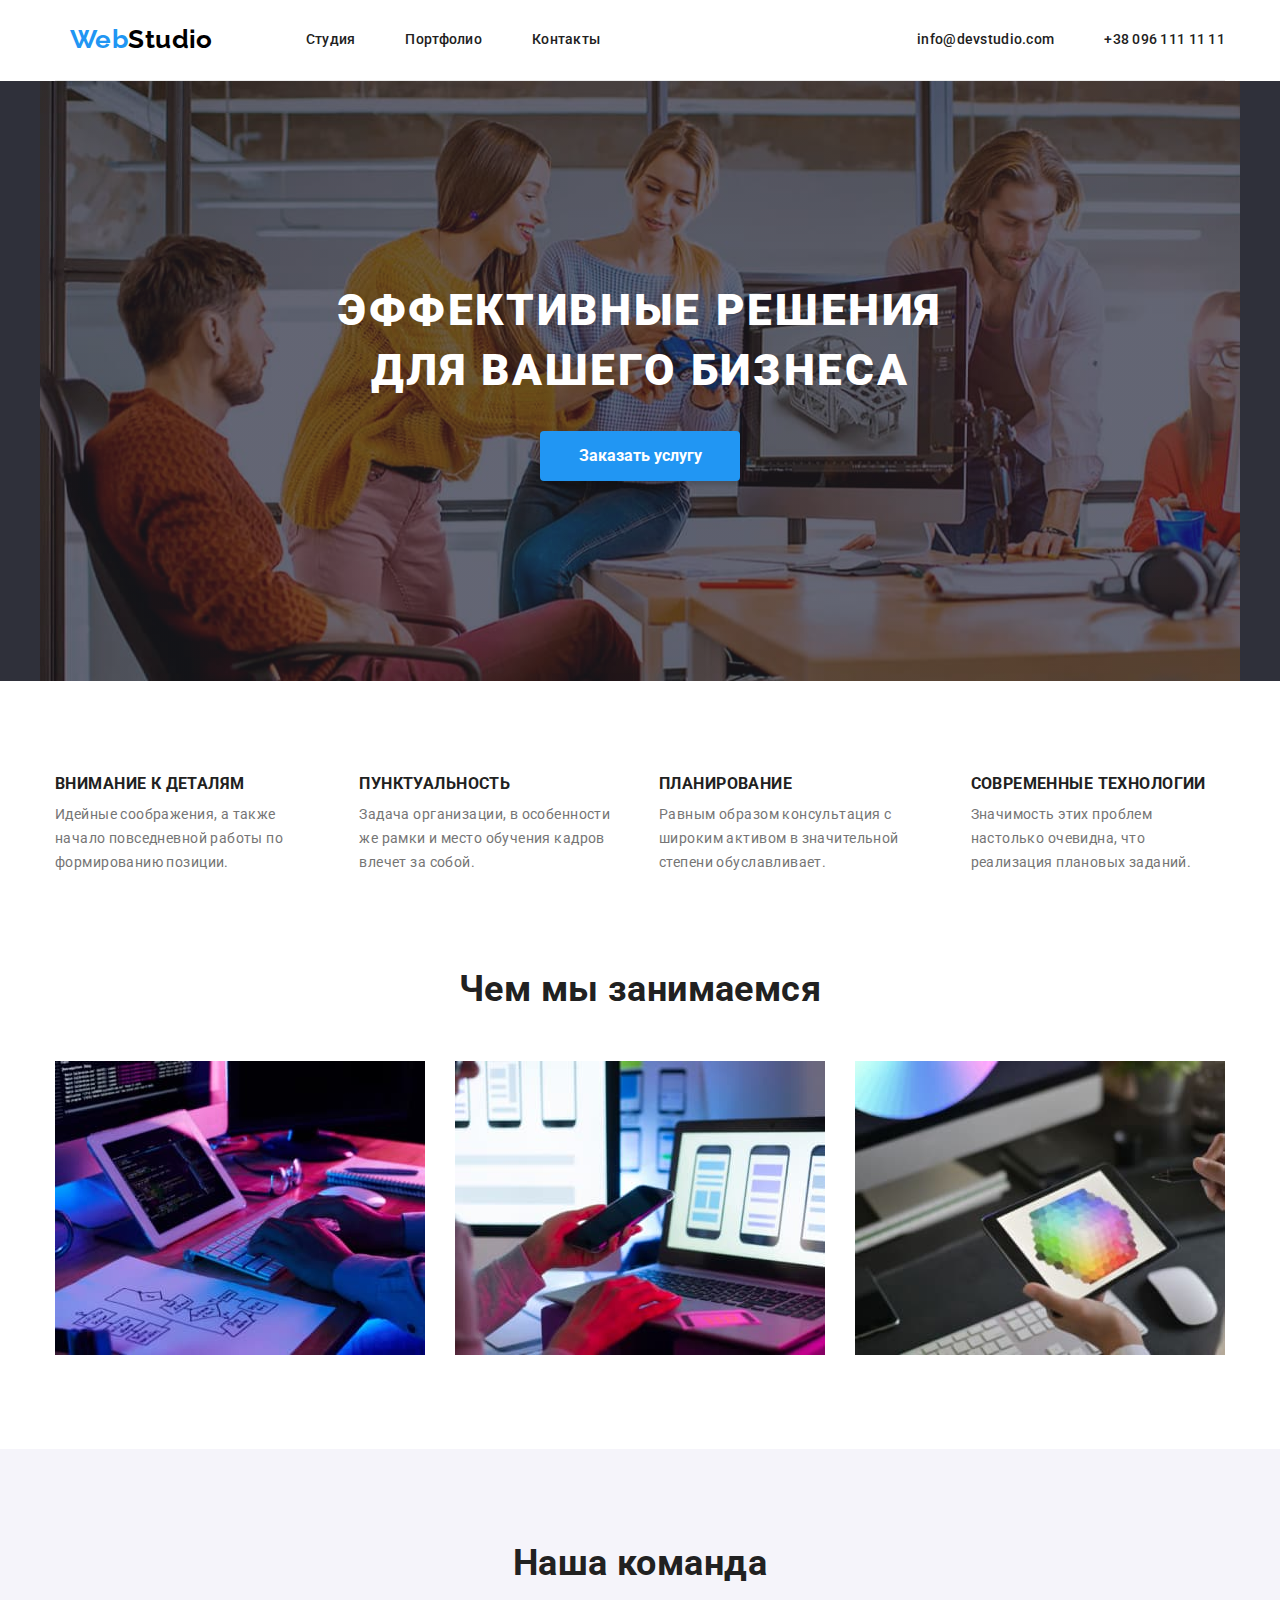
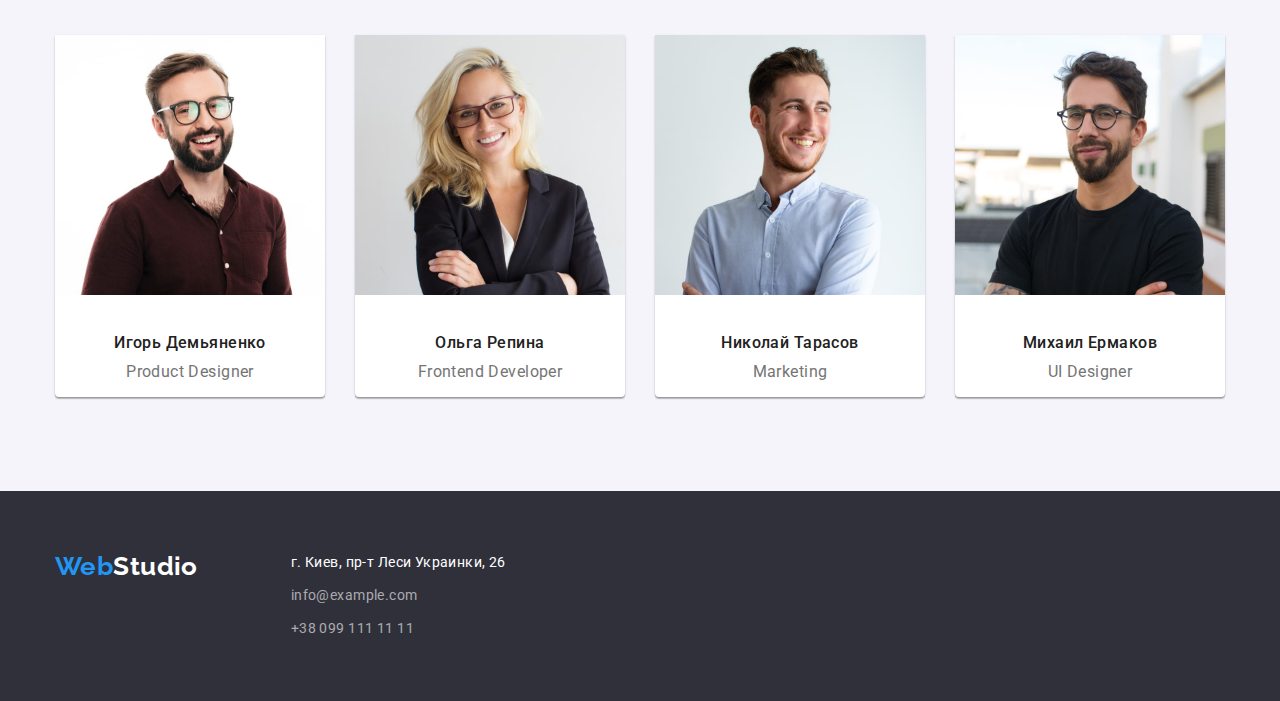
<file: index.html>
<!DOCTYPE html>
<html lang="en">
<head>
    <meta charset="UTF-8">
    <meta http-equiv="X-UA-Compatible" content="IE=edge">
    <meta name="viewport" content="width=device-width, initial-scale=1.0">
    <title>Document</title>
    <link href="https://fonts.googleapis.com/css2?family=Raleway:wght@700&family=Roboto:wght@500;700;900&display=swap"
        rel="stylesheet">
    <link rel="stylesheet" href="./css/modern-normalize.css">
    <link rel="stylesheet" href="./css/styles.css">
</head>
<body class="page">
    <header>
        <div class="container">
            <div class="header-box">
                <nav class="nav-header">
                    <a class="logo logo-header" href="#"><span class="color-logo">Web</span><span class="color-studio">Studio</span></a>
                    <ul class="list">
                        <li class="nav-list list-item ">
                            <a class="list-link link-page 6%" href="./index.html">Студия</a>
                        </li>
                        <li class="nav-list list-item">
                            <a class="list-link link-page" href="./portfolio.html">Портфолио</a>
                        </li>
                        <li class="nav-list list-item">
                            <a class="list-link link-page" href="#">Контакты</a>
                        </li>
                    </ul>
                </nav>
                <ul class="list list-connection">
                    <li class="list-item">
                        <a class="list-link" href="mailto:info@devstudio.com">info@devstudio.com</a>
                    </li>
                    <li class="list-item">
                        <a class="list-link" href="tel:+380961111111">+38 096 111 11 11</a>
                    </li>
                </ul>
            </div>
        </div>
    </header>
    <main>
        <section class="hero"> 
            <div class="container">
                <h1 class="hero-title">Эффективные решения<br>для вашего бизнеса</h1>
                <button class="button" type="button">Заказать услугу</button>
            </div>
        </section>
        <section class="instruments section">
            <div class="container">
                <h2 hidden>Заголовок</h2>
                <ul class="list">
                    <li class="list-item instruments-list">
                        <h3 class="list-title">Внимание к деталям</h3>
                        <p class="list-text">Идейные соображения, а также начало повседневной работы по формированию
                            позиции.</p>
                    </li>
                    <li class="list-item instruments-list">
                        <h3 class="list-title">Пунктуальность</h3>
                        <p class="list-text">Задача организации, в особенности же рамки и место обучения кадров влечет за
                            собой.</p>
                    </li>
                    <li class="list-item instruments-list">
                        <h3 class="list-title">Планирование</h3>
                        <p class="list-text">Равным образом консультация с широким активом в значительной степени
                            обуславливает.</p>
                    </li>
                    <li class=" list-item instruments-list">
                        <h3 class="list-title">Современные технологии</h3>
                        <p class="list-text">Значимость этих проблем настолько очевидна, что реализация плановых заданий.
                        </p>
                    </li>
                </ul>
            </div>
        </section>
        <section class="work section">
            <div class="container">
                <h2 class="title">Чем мы занимаемся</h2>
                <ul class="list">
                    <li class="list-item">
                        <img class="list-img" src="./images/img1.jpg" alt="пишем код" width="370">
                    </li>
                    <li class="list-item">
                        <img class="list-img" src="./images/img2.jpg" alt="разрабатываем мобильные приложения" width="370">
                    </li>
                    <li class="list-item">
                        <img class="list-img" src="./images/img3.jpg" alt="делаем оформление сайтов и мобильных приложений" width="370">
                    </li>
                </ul>
            </div>
        </section>
        <section class="team section">
            <div class="container">
                <h2 class="title">Наша команда</h2>
                <ul class="list">
                    <li class="list-item">
                        <img src="./images/igor.jpg" alt="Игорь Демьяненко" width="270">
                        <h3 class="list-name">Игорь Демьяненко</h3>
                        <p class="profession">Product Designer</p>
                    </li>
                    <li class="list-item">
                        <img src="./images/olga.jpg" alt="Ольга Репина" width="270">
                        <h3 class="list-name">Ольга Репина</h3>
                        <p class="profession">Frontend Developer</p>
                    </li>
                    <li class="list-item">
                        <img src="./images/nikolay.jpg" alt="Николай Тарасов" width="270">
                        <h3 class="list-name">Николай Тарасов</h3>
                        <p class="profession">Marketing</p>
                    </li>
                    <li class="list-item">
                        <img src="./images/misha.jpg" alt="Михаил Ермаков" width="270">
                        <h3 class="list-name">Михаил Ермаков</h3>
                        <p class="profession">UI Designer</p>
                    </li>
                </ul>
            </div>
        </section>
    </main>
    <!--Подвал-->
    <footer>
        <section class="section-footer">
            <div class="container">
                <a class="logo" href="#"><span class="color-logo">Web</span><span class="color-second">Studio</span></a>
                    <address class="adress-footer">
                        <ul class=list>
                            <li class="list-item list-adress">
                                <a class="contacts contacts-adress"
                                    href="https://www.google.com.ua/maps/place/%D0%B1%D1%83%D0%BB.+%D0%9B%D0%B5%D1%81%D0%B8+%D0%A3%D0%BA%D1%80%D0%B0%D0%B8%D0%BD%D0%BA%D0%B8,+26,+%D0%9A%D0%B8%D0%B5%D0%B2,+02000/@50.4235356,30.5338797,17z/data=!4m5!3m4!1s0x40d4cf0e033ecbe9:0x57a4dffefec77da0!8m2!3d50.4265807!4d30.5383859?hl=ru"><span class="street">г. Киев, пр-т Леси Украинки, 26</span></a>
                            </li>
                            <li class="list-item list-adress">
                                <a class="contacts" href="mailto:info@example.com">info@example.com</a>
                            </li>
                            <li class="list-item list-adress">
                                <a class="contacts" href="tel:380991111111">+38 099 111 11 11</a>
                            </li>
                        </ul>
                    </address>
            </div>
        <section>
    </footer>
</body>
</html>
</file>
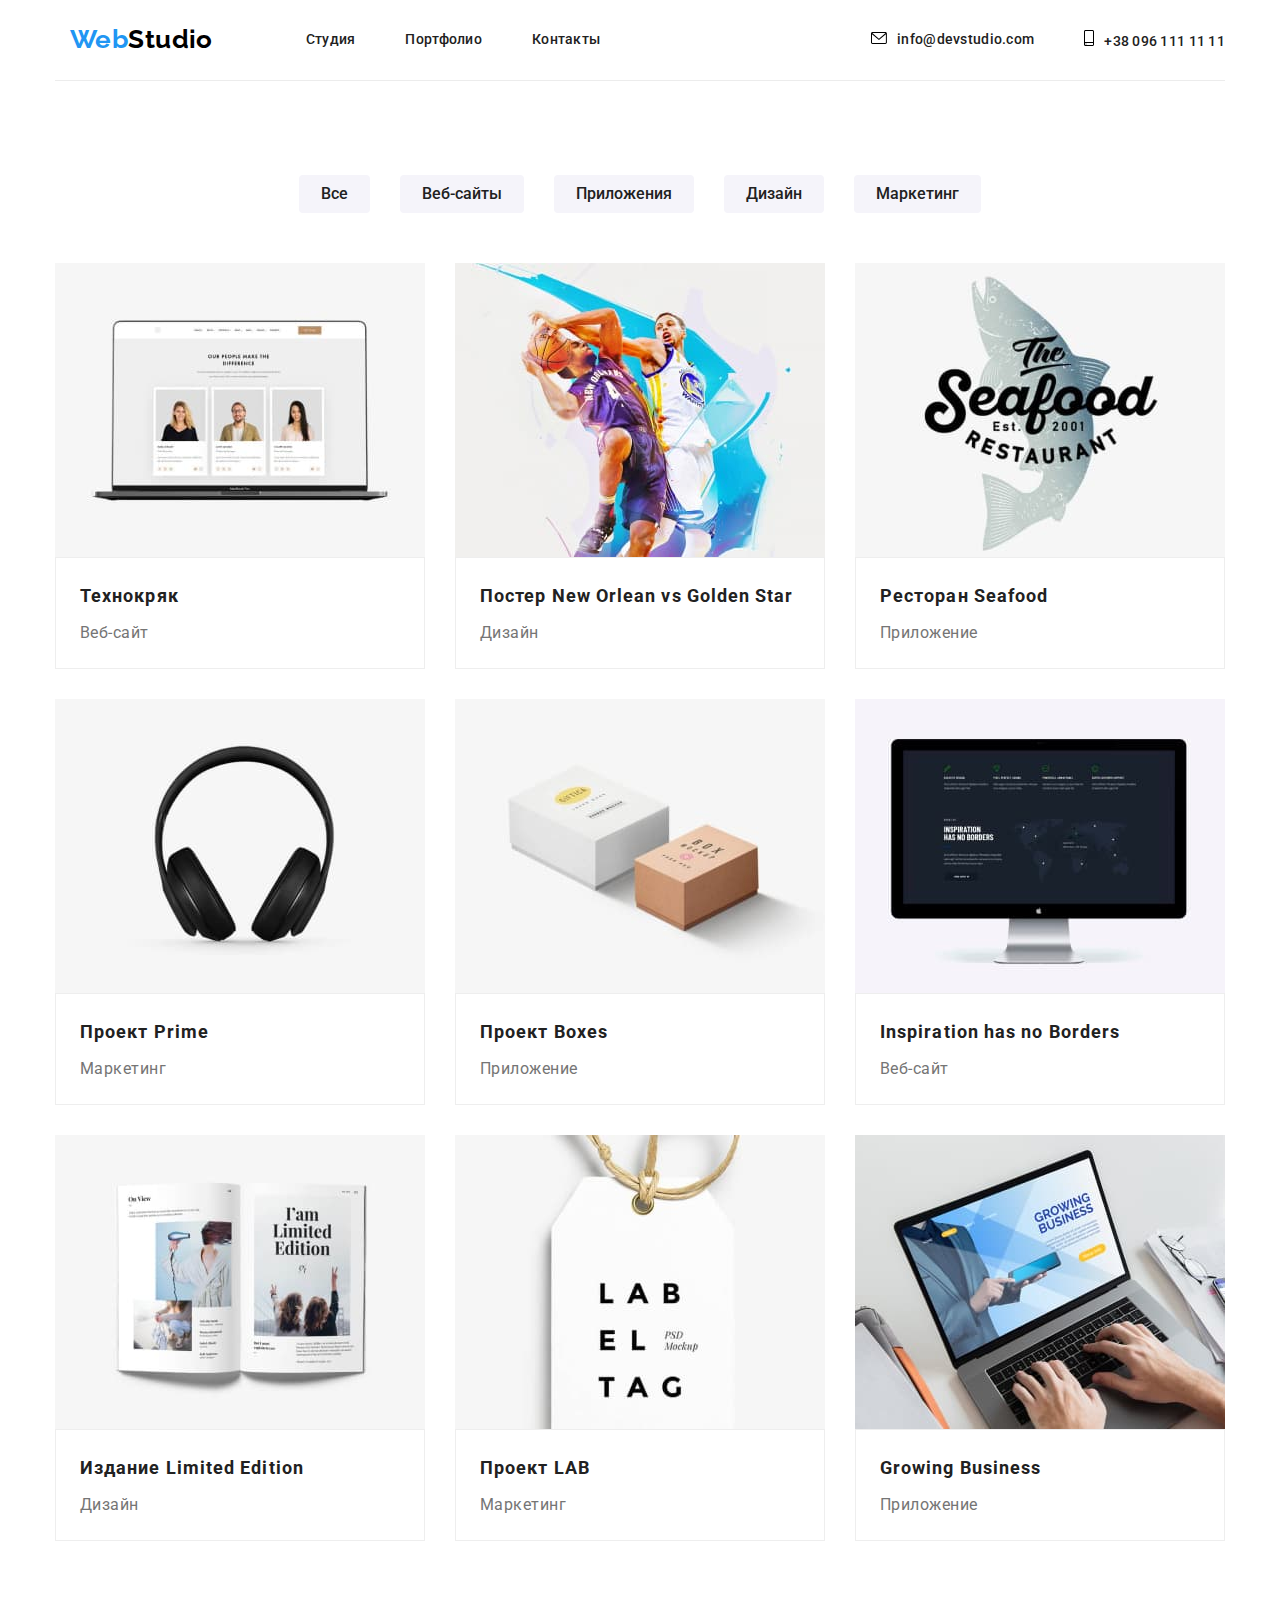
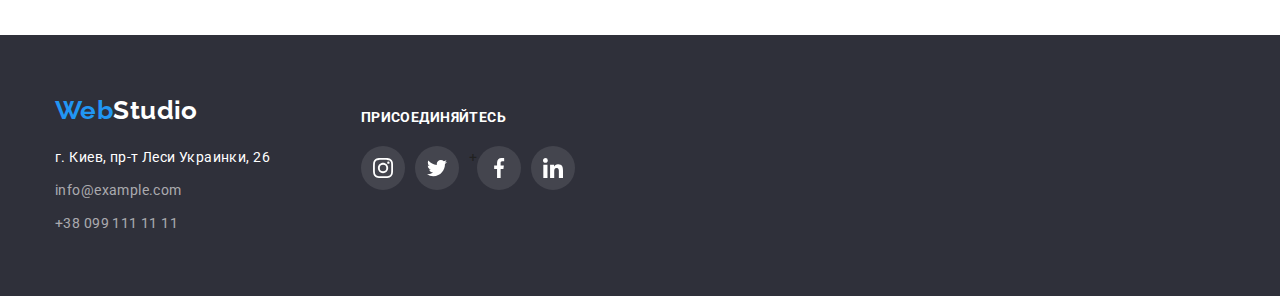
<file: portfolio.html>
<!DOCTYPE html>
<html lang="en">
<head>
    <meta charset="UTF-8">
    <meta http-equiv="X-UA-Compatible" content="IE=edge">
    <meta name="viewport" content="width=device-width, initial-scale=1.0">
    <title>Portfolio</title>
    <link href="https://fonts.googleapis.com/css2?family=Raleway:wght@700&family=Roboto:wght@500;700;900&display=swap"
        rel="stylesheet">
    <link rel="stylesheet" href="./css/modern-normalize.css">
    <link rel="stylesheet" href="./css/styles.css">
</head>
<body class="page">
    <header>
        <div class="container">
            <div class="header-box">
                <nav class="nav-header">
                    <a class="logo logo-header" href="#"><span class="color-logo">Web</span><span class="color-studio">Studio</span></a>
                    <ul class="list">
                        <li class="nav-list list-item ">
                            <a class="list-link link-page" href="./index.html">Студия</a>
                        </li>
                        <li class="nav-list list-item">
                            <a class="list-link link-page" href="./portfolio.html">Портфолио</a>
                        </li>
                        <li class="nav-list list-item">
                            <a class="list-link link-page" href="#">Контакты</a>
                        </li>
                    </ul>
                </nav>
                <ul class="list list-connection">
                    <li class="list-item">
                        <a class="list-link" href="mailto:info@devstudio.com">
                            <svg class="icon icon-mail">
                        <use href="./images/icons.svg#icon-envelope"></use>
                    </svg>info@devstudio.com</a>
                    </li>
                    <li class="list-item list-connection"> 
                        <a class="list-link" href="tel:+380961111111">
                            <svg class="icon icon-phone">
                        <use href="./images/icons.svg#icon-smartphone"></use>
                        </svg>+38 096 111 11 11</a>
                    </li>
                </ul>
            </div>
        </div>
    </header>
    <main>
    <!--Our works-->
        <div class="container container-example">
        <!--Заголовок спрячем-->
            <h1 hidden>Наши работы</h1>
            <ul class="list">
                <!--buttons -->
                <li class="list-item">
                    <button type="button" class="button all">Все</button>
                </li>
                <li class="list-item">
                    <button type="button" class="button web">Веб-сайты</button>
                </li>
                <li class="list-item">
                    <button type="button" class="button app">Приложения</button>
                </li>
                <li class="list-item">
                    <button type="button" class="button design">Дизайн</button>
                </li>
                <li class="list-item">
                    <button type="button" class="button marketing">Маркетинг</button>
                </li>
            </ul>
        </div>
        <!--exemples our works-->
            <div class="container container-works">
                <ul class="list">
                    <li class="list-examples">
                        <a href="#" class="examples-link">
                            <img class="list-img" src="./images/website.jpg" alt="Технокряк" width="370">
                            <div class="border-card">
                                <h2 class="examples-name">Технокряк</h2>
                                <p class="examples-category">Веб-сайт</p>
                            </div>
                        </a>
                    </li>
                    <li class="list-examples">
                        <a href="#" class="examples-link">
                            <img class="list-img" src="./images/neworlean.jpg" alt="Постер New Orlean vs Golden Star" width="370">
                            <div class="border-card">
                                <h2 class="examples-name">Постер New Orlean vs Golden Star</h2>
                                <p class="examples-category">Дизайн</p>
                            </div>
                        </a>
                    </li>
                    <li class="list-examples">
                        <a href="#" class="examples-link">
                            <img class="list-img" src="./images/seafood.jpg" alt="Ресторан Seafood" width="370" >
                            <div class="border-card">
                                <h2 class="examples-name">Ресторан Seafood</h2>
                                <p class="examples-category">Приложение</p>
                            </div>
                        </a>
                    </li>
                    <li class="list-examples">
                        <a href="#" class="examples-link">
                            <img class="list-img" src="./images/prime.jpg" alt="Проект Prime" width="370">
                            <div class="border-card">
                                <h2 class="examples-name">Проект Prime</h2>
                                <p class="examples-category">Маркетинг</p>
                            </div>
                        </a>
                    </li>
                    <li class="list-examples">
                        <a href="#" class="examples-link">
                            <img class="list-img" src="./images/boxes.jpg" alt="Проект Boxes" width="370">
                            <div class="border-card">
                                <h2 class="examples-name">Проект Boxes</h2>
                                <p class="examples-category">Приложение</p>
                            </div>
                        </a>
                    </li>
                    <li class="list-examples">
                        <a href="#" class="examples-link">
                            <img class="list-img" src="./images/noborders.jpg" alt="Inspiration has no Borders" width="370">
                            <div class="border-card">
                                <h2 class="examples-name">Inspiration has no Borders</h2>
                                <p class="examples-category">Веб-сайт</p>
                            </div>
                        </a>
                    </li>
                    <li class="list-examples">
                        <a href="#" class="examples-link">
                            <img class="list-img" src="./images/limitededition.jpg" alt="Издание Limited Edition" width="370">
                            <div class="border-card">
                                <h2 class="examples-name">Издание Limited Edition</h2>
                                <p class="examples-category">Дизайн</p>
                            </div>
                        </a>
                    </li>
                    <li class="list-examples">
                        <a href="#" class="examples-link">
                            <img class="list-img" src="./images/lab.jpg" alt="Проект LAB" width="370">
                            <div class="border-card">
                                <h2 class="examples-name">Проект LAB</h2>
                                <p class="examples-category">Маркетинг</p>
                            </div>
                        </a>
                    </li>
                    <li class="list-examples">
                        <a href="#" class="examples-link">
                            <img class="list-img" src="./images/grovingbusiness.jpg" alt="Growing Business" width="370">
                            <div class="border-card">
                                <h2 class="examples-name">Growing Business</h2>
                                <p class="examples-category">Приложение</p>
                            </div>
                        </a>
                    </li>
                </ul>
            </div>
    </main>
   <footer>
        <section class="section-footer">
            <div class="container">
                <div class="container-adress">
                    <a class="logo" href="#"><span class="color-logo">Web</span><span class="color-second">Studio</span></a>
                        <address class="adress-footer">
                            <ul class=list>
                                <li class="list-item list-adress">
                                    <a class="contacts contacts-adress"
                                        href="https://www.google.com.ua/maps/place/%D0%B1%D1%83%D0%BB.+%D0%9B%D0%B5%D1%81%D0%B8+%D0%A3%D0%BA%D1%80%D0%B0%D0%B8%D0%BD%D0%BA%D0%B8,+26,+%D0%9A%D0%B8%D0%B5%D0%B2,+02000/@50.4235356,30.5338797,17z/data=!4m5!3m4!1s0x40d4cf0e033ecbe9:0x57a4dffefec77da0!8m2!3d50.4265807!4d30.5383859?hl=ru"><span class="street">г. Киев, пр-т Леси Украинки, 26</span></a>
                                </li>
                                <li class="list-item list-adress">
                                    <a class="contacts" href="mailto:info@example.com">info@example.com</a>
                                </li>
                                <li class="list-item list-adress">
                                    <a class="contacts" href="tel:380991111111">+38 099 111 11 11</a>
                                </li>
                            </ul>
                        </address>
                </div>
                <div class="container-invitation">
                    <h1 class="title-footer">Присоединяйтесь</h1>
                    <ul class="invitation-social list">
                        <li class="invitation-social-link">
                            <a href="#" class="icon-invitation" aria-label="Instagram">
                                <svg width="20" height="20">
                                    <use href="./images/icons.svg#icon-instagram"></use>
                                </svg>
                            </a>
                        </li>
                        <li class="invitation-social-link">
                            <a href="#" class="icon-invitation" aria-label="Twitter">
                                <svg width="20" height="20">
                                    <use href="./images/icons.svg#icon-twitter"></use>
                                </svg>
                            </a>
                        </li>
       +                 <li class="invitation-social-link">
                            <a href="#" class="icon-invitation" aria-label="Facebook">
                                <svg width="20" height="20">
                                    <use href="./images/icons.svg#icon-facebook"></use>
                                </svg>
                        </a>
                        </li>
                            <li class="invitation-social-link">
                                <a href="#" class="icon-invitation" aria-label="Linkedin">
                                <svg width="20" height="20">
                                    <use href="./images/icons.svg#icon-linkedin"></use>
                                </svg>
                            </a>
                        </li>
                    </ul>  
                </div>
            </div>
        </section>
    </footer>
</body>
</html>
</file>
<file: css/styles.css>
/* основной цвет текста #212121 */
/* второстепенный цвет текста #757575 */
/* цвет акцент, цвет Web логотипа  #2196F3 */
/* цвет заголовка ГЕРОЯ, цвет адресса в футере и Studio в лого #000000 */

:root {
  --primery-text-color: #212121;
  --secondary-text-color: #757575;
  --accent-color: #2196f3;
  --primery-bg-color: #ffffff;
  --secondary-bg-color: #2f303a;
  --third-bg-color: #e5e5e5;
  --color-address-studio: #000000;
  --color-button: #ffffff;
  --color-hero: #ffffff;
  --buttom-bg-color-potfolio: #f5f4fa;
  --bg-card-portfolio: #ffffff;
  --color-icon: #AFB1B8;
}
.page {
  color: var(--primery-text-color);
  background-color: var(--primery-bg-color);
  font-family: roboto, sans-serif;
  letter-spacing: 0.03em;
  font-size: 14px;
  line-height: 1.714;
}
.container {
  width: 1200px;
  padding-right: 15px;
  padding-left: 15px;
  margin: 0 auto;
}
/* header */
.header-box {
  display: flex;
  align-items: center;
  padding-top: 24px;
  padding-bottom: 25px;
  border-bottom: 1px solid #ECECEC;
}
.nav-header {
  padding-left: 15px;
  margin-top: 0; 
  margin-bottom: 0;
  display: flex;
  align-items: center;
 }
.nav-header .list-link { 
  margin-top: 32px;
  margin-bottom: 32px;
}
.list li {
  list-style: none;
}
.list {
  padding-left: 0;
  display: flex;
}
.list .nav-list+.nav-list,
.list-connection .list-item+.list-item {
  margin-left: 50px;
}
.header-box .list-connection {
  margin-left: auto;
  align-items: center;
}
.list-connection .list-item {
  display: flex;
 }
span.color-logo {
  color: #2196f3;
}
span.color-studio {
  color: #000000;
}
.list-item .list-link:hover,
.list-item .list-link:focus {
  color: #2196f3;
}
.list-item .list-link:hover .icon-mail,
.list-item .list-link:focus .icon-mail {
  fill: var(--accent-color);
}
.list-item .list-link:hover .icon-phone,
.list-item .list-link:focus .icon-phone {
  fill: var(--accent-color);
}
.list .link-page {
  padding: 15px 0 15px 0;
}
.list .list-link,
.logo {
  text-decoration: none;
}
.page .logo {
  margin-right: 93px;
  font-family: Raleway, sans-serif;
  font-weight: 700;
  font-size: 26px;
  line-height: 1.192;
}
.list .list-link {
  color: inherit;
  font-weight: 500;
  line-height: 1.143;
  letter-spacing: 0.02em;
}
.icon-mail {
  width:16px;
  height: 12px;
  margin-right: 10px;
}
.icon-phone {
  width: 10px;
  height: 16px;
  margin-right: 10px;
}
/* main */
h1,h2,h3,h4,h5,h6,ul {
  margin-top: 0;
  margin-bottom: 0;
}  
.hero .container {
  text-align: center;
  padding-top: 200px;
  padding-bottom: 200px;
  background-color: #C4C4C4;
  background-image: linear-gradient(rgba(47, 48, 58, 0.4), rgba(47, 48, 58, 0.4)),
  url(../images/bg-hero.jpg);
  background-size: cover;
}
.hero .hero-title {
  margin-bottom: 30px;
  color: var(--color-hero);
  font-weight: 900;
  font-size: 44px;
  line-height: 1.36;
  letter-spacing: 0.06em;
  text-transform: uppercase;
}
.hero .button {
  background-color: var(--accent-color);
  color: var(--color-button);
  width: 200px;
  margin-bottom: 0px;
  padding: 10px 32px;
  cursor: pointer;
  font-weight: 700;
  font-size: 16px;
  line-height: 1.875;
  box-shadow: 0px 4px 4px rgba(0, 0, 0, 0.15);
  border-radius: 4px;
  border: none;
}
/* background color pages */
.instruments,
.work,
.example-work {
  background: var(--primery-bg-color);
}
.section {
  padding-top: 94px;
  padding-bottom: 94px;
}
/* container-instruments */
.instruments .list {
   margin-bottom: 0;
   text-align: start;
}
.icon-container {
  display: flex;
  justify-content: center;
  align-items: center;
  width: 270px;
  height: 120px;
  background-color: #F5F4FA;
  border-radius: 4px;
  margin-bottom: 30px;
}
.icon-instruments {
  display: inline-block;
  width: 70px ;
  height: 70px;
}
.list .list-title {
  color: var(--primery-text-color);
  font-weight: 700;
  line-height: 1.143;
  text-transform: uppercase;
}
.work.section {
  padding-top: 0;
}
.work .title,
.team .title {
  margin-bottom: 50px;
}
.work .list-item+.list-item,
.team .list-item+.list-item,
.instruments .instruments-list+.instruments-list {
  margin-left: 30px;
}
.work .list {
  display: flex;
  align-items: center;
}
.hero {
  background-color: var(--secondary-bg-color);
}
.list-item .list-title {
  margin-bottom: 10px;
}
.list .list-text {
  color: var(--secondary-text-color);
  font-weight: normal;
  margin-top: 0;
  margin-bottom: 0;
}
.team {
  background: #f5f4fa;
}
.team .list-item {
  background-color:var(--primery-bg-color);
  box-shadow: 0px 1px 3px rgba(0, 0, 0, 0.12),
  0px 1px 1px rgba(0, 0, 0, 0.14),
  0px 2px 1px rgba(0, 0, 0, 0.2);
  border-radius: 0px 0px 4px 4px;
}
.team .title,
.work .title {
  font-weight: 700;
  font-size: 36px;
  line-height: 1.166;
  text-align: center;
}
.list-name {
  margin-top: 30px;
}
.list .list-name {
  font-weight: 500;
  font-size: 16px;
  line-height: 1.187;
  text-align: center;
  margin-bottom: 10px;
}
.list .profession {
  color: var(--secondary-text-color);
  font-weight: normal;
  font-size: 16px;
  line-height: 1.187;
  text-align: center;
  margin-bottom: 16px;
  margin-top: 0 ;
}
/* icons section team */
.team-social {
  justify-content: center;
}
.team-social-link:not(:last-child) {
  margin-right: 10px;
}
.icon-team {
display: flex;
width: 44px;
height: 44px;
justify-content: center;
align-items: center;
border-radius: 50%;
margin-bottom: 30px;
}
.icon-team svg {
  width: 20px;
  height: 20px;
  background-position: center;
  fill: #AFB1B8;
}
.icon-team:hover {
  background-color: var(--accent-color);
}
.icon-team:hover svg,
.icon-team:hover svg {
  fill: #fff;
}
/* Section customers */
.section-customers .container {
  text-align: center;
}
.title-customers {
  margin-bottom: 50px;
  font-weight: bold;
  font-size: 36px;
  line-height: 1.16;
  text-align: center;
  letter-spacing: 0.03em;
  color: var(--primery-text-color);
}
.customers-list-item {
  display: flex;
  align-items: center;
  justify-content: center;
  border: 1px solid #AFB1B8;
  border-radius: 4px;
  width: 170px;
  height: 92px;
}
.customers-list-item:not(:last-child) {
  margin-right: 30px;
}
.customers-list-link {
  display: block;
}
.customers-list-link svg {
  fill: var(--color-icon);
}
.customers-list-item:hover{
  border-color: var(--accent-color);
}
.customers-list-item:hover svg {
  fill: var(--accent-color);
}

/* Portfolio */
.container-example .list {
  justify-content: center;
  padding-top: 94px;
  padding-bottom: 50px;
}
.container-example .list-item+.list-item {
  margin-left: 30px;
}
.list .button {
  color: var(--primery-text-color);
  background-color: var(--buttom-bg-color-potfolio);
  font-weight: 500;
  font-size: 16px;
  line-height: 1.62;
  text-align: center;
  cursor: pointer;
  border: none;
  border-radius: 4px;
  padding: 6px 22px;
}
.list .button:hover,
.list .button:focus {
  background-color: var(--accent-color);
  color: var(--color-button);
}
.list .examples-link {
  text-decoration: none;
  color: var(--primery-text-color);
}
.container-works .list {
  flex-wrap: wrap;
  padding-bottom: 94px;
}
.list-examples {
  box-sizing: border-box;
}
.list-examples:hover {
box-shadow: 0px 1px 1px rgba(0, 0, 0, 0.12),
0px 4px 4px rgba(0, 0, 0, 0.06),
1px 4px 6px rgba(0, 0, 0, 0.16);
}
.border-card {
  border: 1px solid #EEEEEE;
  padding: 20px 24px;
  box-shadow: 0px 1px 1px rgba(0, 0, 0, 0.12),
  0
}
.examples-link .examples-name {
  font-weight: 700;
  font-size: 18px;
  line-height: 2;
  letter-spacing: 0.06em;
  margin-bottom: 4px;
}
.list-examples:not(:nth-child(3n)) {
  background-color: var(--bg-card-portfolio);
  margin-right: 30px;
}
.list-img {
  display: block;
  max-width: 370px;
}
.list-examples:not(:nth-last-child(-n+3)) {
  margin-bottom: 30px;
}
.examples-link .examples-category {
  color: var(--secondary-text-color);
  font-size: 16px;
  line-height: 1.87;
  letter-spacing: 0.03em;
  margin-bottom: 0;
  margin-top: 0;
}
.list .active-page {
  color: var(--accent-color);
}
.title-customers {}
/* Footer */
span.color-second {
  color: #ffffff;
}
.list .contacts {
  color: rgba(255, 255, 255, 0.6);
  text-decoration: none;
  font-style: normal;
  font-weight: 400;
}
.adress-footer {
  display: block;
}
.list-adress .contacts-adress {
  color: var(--color-hero);
}
.list .contacts:hover,
.list .contacts:focus {
  color: var(--accent-color);
}
.section-footer {
  background-color: var(--secondary-bg-color);
  padding-bottom: 60px;
  padding-top: 60px;
}
.section-footer .container {
  display: flex;
}
.container-adress {
  margin-right: 70px;
}
.container-invitation {
  margin-top: 15px;
}
.section-footer .logo {
  color: var(--color-hero);
}
.logo { 
 display: inline-block;
} 
.section-footer .logo {
  margin-bottom: 20px;
}
.adress-footer .list {
  display: block;
  margin-left: 0;
}
.list .list-adress {
  color: var(--color-button);
}
.list .list-adress.list-item:not(:first-child) {
  margin-left: 0;
  margin-top: 9px;
}
.list .list-adress:hover {
  color: var(--accent-color);
}
/* Invitation-footer */
.container-invitation .title-footer {
  font-size: 14px;
  letter-spacing: 0.03em;
  font-weight: 700;
  line-height: 1.14;
  text-transform: uppercase;
  color: #FFFFFF;
  margin-bottom: 20px;
}
.icon-invitation {
  display: flex;
  width: 44px;
  height: 44px;
  justify-content: center;
  align-items: center;
  border-radius: 50%;
  background-color: rgba(255, 255, 255, 0.1);
}
.icon-invitation {
  fill: #ffffff;
}
.icon-invitation:hover {
  background-color: var(--accent-color);
}
.invitation-social-link:not(:last-child) {
  margin-right: 10px;
}
</file>
